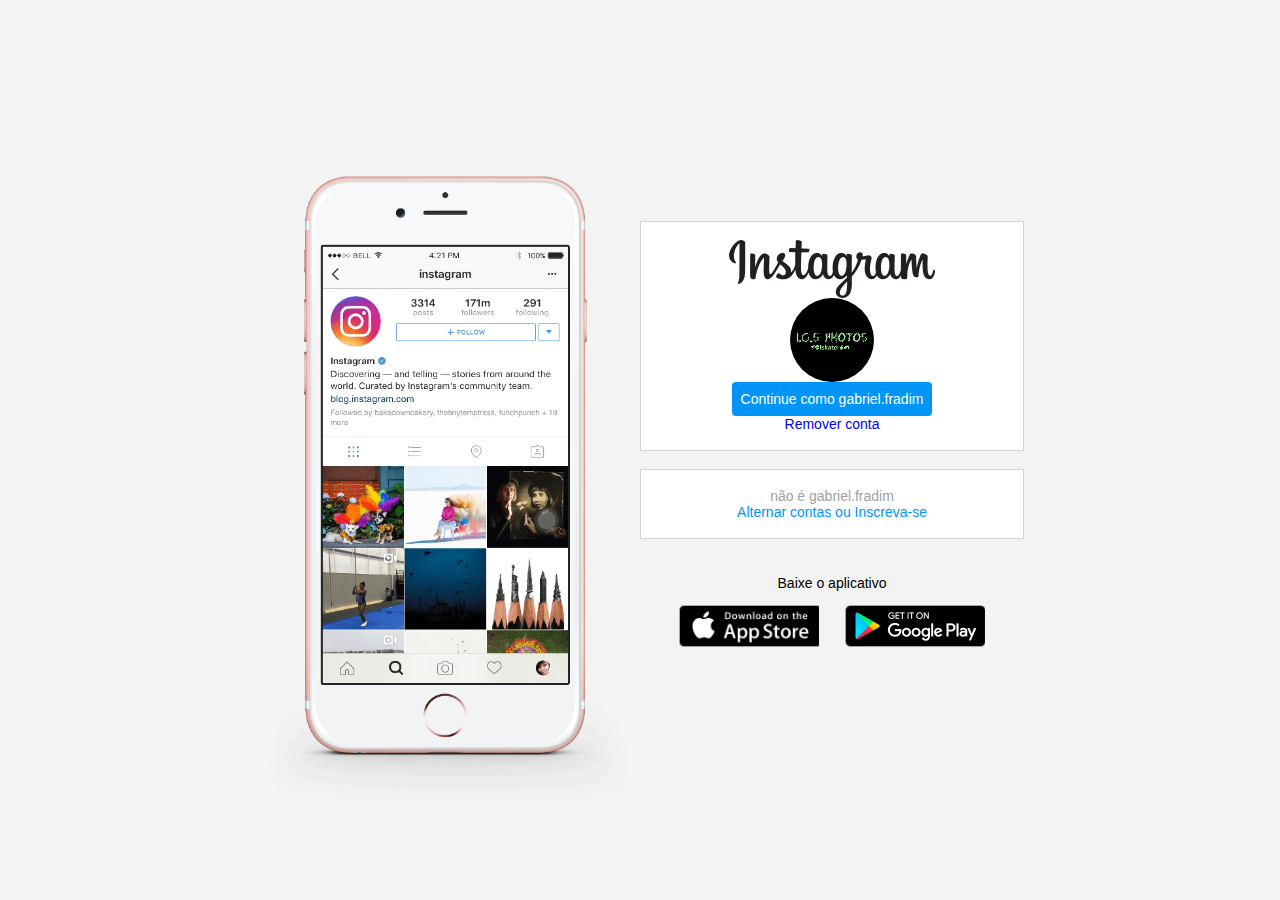
<file: d.i.o/progeto dio (instagram)/intagram.html>
<!DOCTYPE html>
<html lang="en">
<head>
    <meta charset="UTF-8">
    <meta name="viewport" content="width=device-width, initial-scale=1.0">
    <link rel="stylesheet" href="style(instagram).css">
    <title>Instagram</title>
</head>
<body>
    <div class="instagram-wrapper">
        <vdi class="instagram-phone">
            <img src="./instagram-celular.png" alt="celular">
        </vdi>
        <div class="instagram-continue">
            <div class="group">
                <img src="./instagram-logo.png" class="intagram-logo" alt="intagram logo">
                <div class="profile-photo">
                    <img src="./perfil-instagram.png" alt="foto de perfil">
                </div>
                <a href="#" class="instagram-login">Continue como gabriel.fradim</a>
                <a href="#" class="instagam-logout">Remover conta</a>
            </div>
            <div class="group">
                <p class="not-account">não é gabriel.fradim</p>
                <p class="not-account">
                    <span class="link-blue">Alternar contas</spam>
                    ou
                    <span class="link-blue">Inscreva-se</spam>
                </p>
            </div>
            <div class="get-the-app">
                <p class="get-app">Baixe o aplicativo</p>
                <div class="download">
                    <a href="#" class="app-download"></a>
                    <a href="#" class="app-download"></a>
                </div>
            </div>
        </div>
    </div>
</body>
</html>
</file>
<file: d.i.o/progeto dio (instagram)/style(instagram).css>
* {
    padding: 0;
    margin: 0;
    box-sizing: border-box;
    text-decoration: none;
    font-family: sans-serif;
    font-size: 14px;
}

body {
    width: 100%;
    min-height: 100vh;
    background-color: rgb(243, 243, 243);
    margin: 0;
    padding: 0;
    display: flex;
    justify-content: center;
}

.instagram-wrapper {
    display: flex;
    align-items: center;
    justify-content: start;
    width: 60%;
    height: 100vh;
}

.instagram-phone {
    display: flex;
    align-items: center;
    justify-content: center;
    width: 50%;
}

.instagram-phone img {
    height: 50rem;
}

.instagram-continue {
    display: flex;
    align-items: center; /* horizontal*/
    justify-content: space-around; /* vertical */
    flex-direction: column;
    width: 50%;
    min-height: 34rem;
}

.group {
    display: flex;
    justify-content: space-between;
    align-items: center;
    flex-direction: column;
    background-color: #ffffff;
    width: 100%;
    padding: 1.3rem 0;
    border: 1px solid lightgray;
}

.group:nth-child(1) {
    min-width: 19rem;
}

.instagram-logo {
    height: 3rem;
}

.profile-photo {
    display: flex;
    justify-content: center;
    align-items: center;
    border-radius: 50%;
    overflow: hidden;
}

.profile-photo img {
    height: 6rem;
}

.instagram-login {
    background-color: #0095f6;
    color: #ffffff;
    padding: 9px;
    border-radius: 4px;
}

.instagram-logout {
    color: #0095f6;
    margin-top: 1rem;
}

.not-account {
    color: rgb(160, 160, 160);
}

.link-blue {
    color: #0095f6;
}

.get-the-app {
    display: flex;
    flex-direction: column;
    align-items: center;
    justify-content: center;
    width: 100%;
    padding: 1.3rem 0;
}

.download {
    display: flex;
    width: 100%;
    justify-content: space-evenly;
    align-items: center;
    padding: 1rem;
}

.app-download {
    height: 3rem;
    width: 10rem;
    background-size: cover;
}

.app-download:nth-child(1) {
    background-image: url('./apple-button.png');
}

.app-download:nth-child(2) {
    background-image: url('./googleplay-button.png');
}

/* media queries */


@media (max-width:1024px) {
    .instagram-wrapper {
        width: 90%;
    }
}

@media (max-width: 650px) {
   .body {
        background-color: #ffffff;
   }
   
    .instagram-wrapper{
    width: 90%;
    }

    .instagram-phone {
        display: none;
    }

    .instagram-continue {
        width: 100%;

    }

    .group {
        border: 1px solid transparent;
    }
}
</file>
